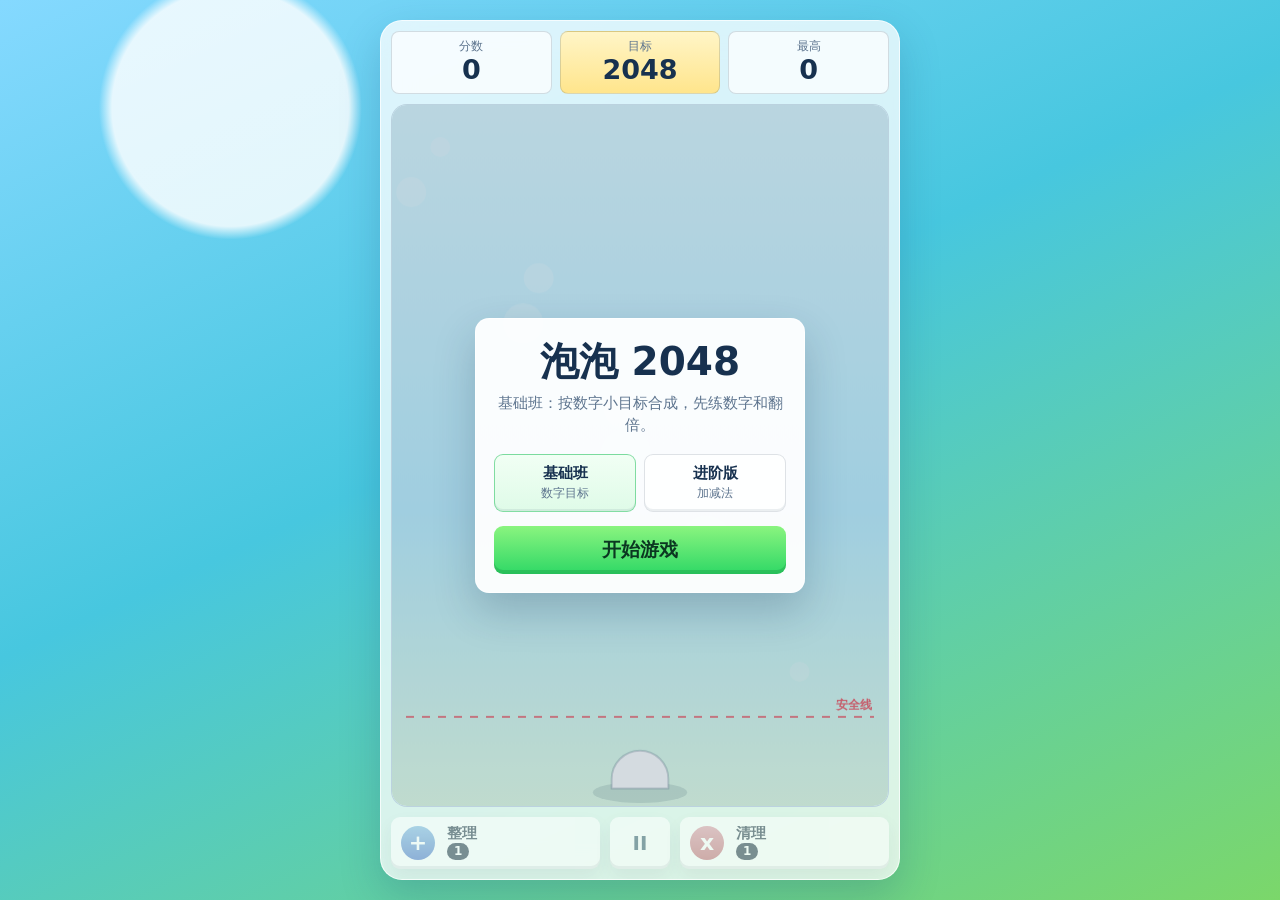
<file: index.html>
<!doctype html>
<html lang="zh-CN">
  <head>
    <meta charset="utf-8" />
    <meta name="viewport" content="width=device-width, initial-scale=1, viewport-fit=cover, user-scalable=no" />
    <meta name="theme-color" content="#5fb8ff" />
    <title>泡泡 2048</title>
    <link rel="stylesheet" href="styles.css?v=classes-20260527" />
  </head>
  <body>
    <main class="app-shell" aria-label="泡泡 2048 游戏">
      <section class="game-card">
        <header class="hud" aria-label="游戏状态">
          <div class="stat">
            <span class="stat-label">分数</span>
            <strong id="score">0</strong>
          </div>
          <div class="stat target">
            <span class="stat-label">目标</span>
            <strong id="target">2048</strong>
          </div>
          <div class="stat">
            <span class="stat-label">最高</span>
            <strong id="best">0</strong>
          </div>
        </header>

        <div class="canvas-wrap">
          <canvas id="game" aria-label="泡泡合成区域"></canvas>
          <div id="message" class="message hidden" role="status" aria-live="polite">
            <div class="message-panel">
              <p id="messageTitle" class="message-title">泡泡 2048</p>
              <p id="messageText" class="message-text">选择基础班或进阶版开始。</p>
              <div id="modeSelector" class="mode-selector" aria-label="选择难度">
                <button id="basicMode" class="mode-button active" type="button" aria-pressed="true">
                  <strong>基础班</strong>
                  <span>数字目标</span>
                </button>
                <button id="advancedMode" class="mode-button" type="button" aria-pressed="false">
                  <strong>进阶版</strong>
                  <span>加减法</span>
                </button>
              </div>
              <button id="primaryAction" class="primary-button" type="button">开始游戏</button>
            </div>
          </div>
        </div>

        <footer class="control-bar" aria-label="游戏操作">
          <button id="mergeTool" class="tool-button" type="button" aria-label="整理相同泡泡">
            <span class="tool-icon">+</span>
            <span class="tool-copy">
              <span>整理</span>
              <small id="mergeCount">1</small>
            </span>
          </button>
          <button id="pauseButton" class="round-button" type="button" aria-label="暂停或继续">
            <span id="pauseIcon">II</span>
          </button>
          <button id="clearTool" class="tool-button" type="button" aria-label="清理小泡泡">
            <span class="tool-icon">x</span>
            <span class="tool-copy">
              <span>清理</span>
              <small id="clearCount">1</small>
            </span>
          </button>
        </footer>
      </section>
    </main>

    <script src="game.js?v=classes-20260527"></script>
  </body>
</html>
</file>
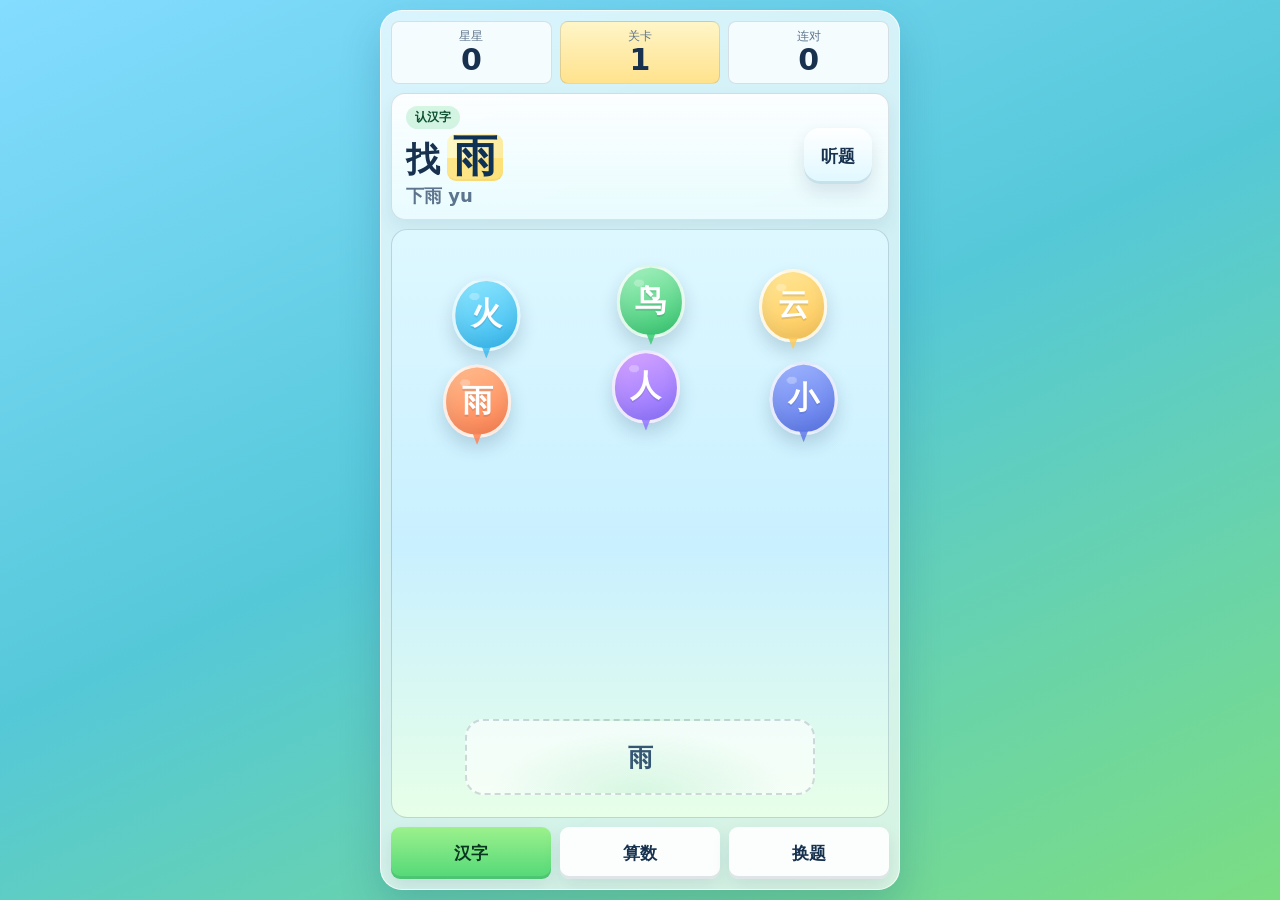
<file: kids-learning/index.html>
<!doctype html>
<html lang="zh-CN">
  <head>
    <meta charset="utf-8" />
    <meta name="viewport" content="width=device-width, initial-scale=1, viewport-fit=cover, user-scalable=no" />
    <meta name="theme-color" content="#63c8f2" />
    <title>字泡泡乐园</title>
    <link rel="stylesheet" href="styles.css" />
  </head>
  <body>
    <main class="app-shell" aria-label="字泡泡乐园">
      <section class="game-card">
        <header class="hud">
          <div class="stat">
            <span>星星</span>
            <strong id="stars">0</strong>
          </div>
          <div class="stat current">
            <span>关卡</span>
            <strong id="round">1</strong>
          </div>
          <div class="stat">
            <span>连对</span>
            <strong id="streak">0</strong>
          </div>
        </header>

        <section class="task-card" aria-live="polite">
          <div>
            <span id="modeLabel" class="mode-label">认汉字</span>
            <h1 id="taskTitle">找一找</h1>
            <p id="taskHint">山</p>
          </div>
          <button id="listenButton" class="icon-button" type="button" aria-label="听老师读题">听题</button>
        </section>

        <section id="playfield" class="playfield">
          <div id="targetZone" class="target-zone">
            <span id="targetText">把答案放这里</span>
          </div>
          <div id="balloonLayer" class="balloon-layer"></div>
          <div id="toast" class="toast hidden">太棒了</div>
        </section>

        <footer class="controls" aria-label="游戏操作">
          <button id="hanziMode" class="mode-button active" type="button">汉字</button>
          <button id="mathMode" class="mode-button" type="button">算数</button>
          <button id="nextButton" class="mode-button" type="button">换题</button>
        </footer>
      </section>
    </main>

    <script src="data.js"></script>
    <script src="game.js"></script>
  </body>
</html>
</file>
<file: styles.css>
:root {
  color-scheme: light;
  --sky: #5fb8ff;
  --water: #38d1c3;
  --ink: #17314f;
  --muted: #5d748e;
  --panel: #ffffff;
  --line: rgba(23, 49, 79, 0.16);
  --shadow: 0 16px 40px rgba(17, 74, 117, 0.22);
  --danger: #ef5b68;
  --gold: #ffc857;
  --leaf: #35c46a;
}

* {
  box-sizing: border-box;
}

html,
body {
  width: 100%;
  height: 100%;
  margin: 0;
  overscroll-behavior: none;
}

body {
  min-height: 100svh;
  color: var(--ink);
  font-family: ui-rounded, "SF Pro Rounded", "PingFang SC", "Hiragino Sans GB", "Microsoft YaHei", system-ui, sans-serif;
  background:
    radial-gradient(circle at 18% 12%, rgba(255, 255, 255, 0.82) 0 9%, transparent 10%),
    linear-gradient(155deg, #85d9ff 0%, #47c7df 44%, #7bd76a 100%);
  -webkit-font-smoothing: antialiased;
  touch-action: none;
  user-select: none;
}

button {
  color: inherit;
  font: inherit;
  -webkit-tap-highlight-color: transparent;
}

.app-shell {
  width: 100%;
  min-height: 100svh;
  display: grid;
  place-items: center;
  padding: max(10px, env(safe-area-inset-top)) max(10px, env(safe-area-inset-right)) max(10px, env(safe-area-inset-bottom)) max(10px, env(safe-area-inset-left));
}

.game-card {
  width: min(100%, 520px);
  height: min(100svh - 20px, 860px);
  min-height: 620px;
  display: grid;
  grid-template-rows: auto 1fr auto;
  overflow: hidden;
  border: 1px solid rgba(255, 255, 255, 0.72);
  border-radius: 22px;
  background: rgba(255, 255, 255, 0.76);
  box-shadow: var(--shadow);
  backdrop-filter: blur(16px);
}

.hud {
  display: grid;
  grid-template-columns: 1fr 1fr 1fr;
  gap: 8px;
  padding: 10px;
}

.stat {
  min-width: 0;
  padding: 8px 8px 9px;
  border: 1px solid var(--line);
  border-radius: 8px;
  background: rgba(255, 255, 255, 0.72);
  text-align: center;
}

.stat-label {
  display: block;
  color: var(--muted);
  font-size: 12px;
  line-height: 1.15;
}

.stat strong {
  display: block;
  margin-top: 2px;
  overflow: hidden;
  font-size: clamp(18px, 5vw, 27px);
  line-height: 1.05;
  text-overflow: ellipsis;
}

.target {
  background: linear-gradient(180deg, #fff5c7 0%, #ffe58c 100%);
}

.canvas-wrap {
  position: relative;
  min-height: 0;
  margin: 0 10px;
  overflow: hidden;
  border: 1px solid rgba(23, 49, 79, 0.18);
  border-radius: 16px;
  background: #dff6ff;
}

#game {
  display: block;
  width: 100%;
  height: 100%;
  touch-action: none;
}

.message {
  position: absolute;
  inset: 0;
  display: grid;
  place-items: center;
  padding: 18px;
  background: rgba(19, 56, 84, 0.18);
}

.message.hidden {
  pointer-events: none;
  opacity: 0;
}

.message-panel {
  width: min(100%, 330px);
  padding: 22px 18px 18px;
  border: 1px solid rgba(255, 255, 255, 0.78);
  border-radius: 14px;
  background: rgba(255, 255, 255, 0.94);
  box-shadow: 0 18px 42px rgba(23, 49, 79, 0.22);
  text-align: center;
}

.message-title {
  margin: 0;
  font-size: clamp(26px, 8vw, 39px);
  font-weight: 900;
  line-height: 1.08;
}

.message-text {
  margin: 10px 0 18px;
  color: var(--muted);
  font-size: 15px;
  line-height: 1.45;
}

.mode-selector {
  display: grid;
  grid-template-columns: 1fr 1fr;
  gap: 8px;
  margin: 0 0 14px;
}

.mode-selector.hidden {
  display: none;
}

.mode-button {
  min-width: 0;
  min-height: 58px;
  padding: 8px;
  border: 1px solid rgba(23, 49, 79, 0.14);
  border-radius: 9px;
  background: rgba(255, 255, 255, 0.82);
  box-shadow: inset 0 -2px 0 rgba(23, 49, 79, 0.08);
  transition: transform 120ms ease, filter 120ms ease, opacity 120ms ease;
}

.mode-button.active {
  border-color: rgba(53, 196, 106, 0.58);
  background: linear-gradient(180deg, #f1fff4 0%, #dffbe8 100%);
}

.mode-button strong,
.mode-button span {
  display: block;
  overflow: hidden;
  text-overflow: ellipsis;
  white-space: nowrap;
}

.mode-button strong {
  font-size: 15px;
  line-height: 1.2;
}

.mode-button span {
  margin-top: 3px;
  color: var(--muted);
  font-size: 12px;
}

.primary-button,
.round-button,
.tool-button {
  border: 0;
  cursor: pointer;
  transition: transform 120ms ease, filter 120ms ease, opacity 120ms ease;
}

.primary-button:active,
.round-button:active,
.tool-button:active,
.mode-button:active {
  transform: translateY(1px) scale(0.98);
}

.primary-button {
  width: 100%;
  min-height: 48px;
  border-radius: 9px;
  color: #0b3721;
  background: linear-gradient(180deg, #8af47f 0%, #2fd866 100%);
  box-shadow: inset 0 -4px 0 rgba(10, 100, 48, 0.22);
  font-size: 19px;
  font-weight: 900;
}

.control-bar {
  display: grid;
  grid-template-columns: 1fr 60px 1fr;
  align-items: center;
  gap: 10px;
  padding: 10px;
}

.round-button,
.tool-button {
  min-height: 52px;
  border-radius: 9px;
  background: var(--panel);
  box-shadow: inset 0 -3px 0 rgba(23, 49, 79, 0.12), 0 8px 18px rgba(23, 49, 79, 0.12);
}

.round-button {
  display: grid;
  place-items: center;
  color: #1f5a7a;
  font-size: 20px;
  font-weight: 900;
}

.tool-button {
  display: grid;
  grid-template-columns: 38px 1fr;
  align-items: center;
  gap: 8px;
  padding: 6px 10px;
  text-align: left;
}

.tool-button[disabled],
.round-button[disabled] {
  cursor: default;
  filter: grayscale(0.4);
  opacity: 0.52;
}

.tool-icon {
  width: 34px;
  height: 34px;
  display: grid;
  place-items: center;
  border-radius: 50%;
  color: #ffffff;
  background: linear-gradient(180deg, #5fb8ff, #2e75ff);
  font-size: 22px;
  font-weight: 900;
  line-height: 1;
}

#clearTool .tool-icon {
  background: linear-gradient(180deg, #ff8aa1, #ef5b68);
}

.tool-copy {
  min-width: 0;
  display: grid;
  gap: 1px;
  font-weight: 900;
}

.tool-copy span {
  overflow: hidden;
  font-size: 15px;
  line-height: 1.05;
  text-overflow: ellipsis;
  white-space: nowrap;
}

.tool-copy small {
  width: fit-content;
  min-width: 22px;
  padding: 2px 7px;
  border-radius: 999px;
  color: #ffffff;
  background: #17314f;
  font-size: 12px;
  line-height: 1.1;
}

@media (orientation: landscape) and (max-height: 680px) {
  .app-shell {
    align-items: start;
  }

  .game-card {
    width: min(100%, 440px);
    min-height: 560px;
  }
}

@media (max-width: 360px) {
  .game-card {
    min-height: 590px;
    border-radius: 16px;
  }

  .control-bar {
    grid-template-columns: 1fr 52px 1fr;
    gap: 7px;
  }

  .tool-button {
    grid-template-columns: 31px 1fr;
    gap: 6px;
    padding-inline: 7px;
  }

  .tool-icon {
    width: 29px;
    height: 29px;
    font-size: 19px;
  }
}
</file>
<file: kids-learning/styles.css>
:root {
  color-scheme: light;
  --ink: #17314f;
  --muted: #5d748e;
  --line: rgba(23, 49, 79, 0.14);
  --panel: rgba(255, 255, 255, 0.82);
  --sky: #63c8f2;
  --mint: #5fd58a;
  --gold: #ffc857;
  --coral: #ff7a78;
  --violet: #8d72ff;
  --shadow: 0 18px 40px rgba(17, 74, 117, 0.22);
}

* {
  box-sizing: border-box;
}

html,
body {
  width: 100%;
  height: 100%;
  margin: 0;
  overflow: hidden;
  overscroll-behavior: none;
}

body {
  min-height: 100svh;
  color: var(--ink);
  font-family: ui-rounded, "SF Pro Rounded", "PingFang SC", "Hiragino Sans GB", "Microsoft YaHei", system-ui, sans-serif;
  background:
    linear-gradient(155deg, #84dcff 0%, #55c8d8 48%, #7bdd82 100%);
  -webkit-font-smoothing: antialiased;
  touch-action: none;
  user-select: none;
}

button {
  border: 0;
  color: inherit;
  font: inherit;
  cursor: pointer;
  -webkit-tap-highlight-color: transparent;
}

.app-shell {
  width: 100%;
  min-height: 100svh;
  display: grid;
  place-items: center;
  padding: max(10px, env(safe-area-inset-top)) max(10px, env(safe-area-inset-right)) max(10px, env(safe-area-inset-bottom)) max(10px, env(safe-area-inset-left));
}

.game-card {
  width: min(100%, 520px);
  height: min(100svh - 20px, 880px);
  min-height: 620px;
  display: grid;
  grid-template-rows: auto auto 1fr auto;
  gap: 9px;
  padding: 10px;
  overflow: hidden;
  border: 1px solid rgba(255, 255, 255, 0.72);
  border-radius: 22px;
  background: rgba(255, 255, 255, 0.72);
  box-shadow: var(--shadow);
  backdrop-filter: blur(16px);
}

.hud {
  display: grid;
  grid-template-columns: 1fr 1fr 1fr;
  gap: 8px;
}

.stat {
  min-width: 0;
  padding: 8px;
  border: 1px solid var(--line);
  border-radius: 8px;
  background: rgba(255, 255, 255, 0.74);
  text-align: center;
}

.stat.current {
  background: linear-gradient(180deg, #fff5c7 0%, #ffe28d 100%);
}

.stat span {
  display: block;
  color: var(--muted);
  font-size: 12px;
  line-height: 1.1;
}

.stat strong {
  display: block;
  margin-top: 2px;
  font-size: clamp(20px, 6vw, 30px);
  line-height: 1;
}

.task-card {
  min-height: 86px;
  display: grid;
  grid-template-columns: 1fr 70px;
  align-items: center;
  gap: 10px;
  padding: 12px 14px;
  border: 1px solid var(--line);
  border-radius: 14px;
  background: linear-gradient(180deg, rgba(255, 255, 255, 0.92), rgba(236, 253, 255, 0.86));
  box-shadow: 0 8px 18px rgba(23, 49, 79, 0.08);
}

.mode-label {
  width: fit-content;
  display: inline-block;
  padding: 3px 9px;
  border-radius: 999px;
  color: #0c5130;
  background: rgba(95, 213, 138, 0.24);
  font-size: 12px;
  font-weight: 900;
}

h1 {
  margin: 5px 0 0;
  overflow: hidden;
  font-size: clamp(22px, 7vw, 34px);
  line-height: 1.05;
  text-overflow: ellipsis;
  white-space: nowrap;
}

h1.has-focus {
  display: flex;
  align-items: baseline;
  gap: 7px;
  overflow: visible;
  line-height: 1.02;
}

.title-prefix {
  flex: 0 0 auto;
}

.focus-char {
  display: inline-block;
  padding: 0 6px 2px;
  border-radius: 9px;
  color: #0f3154;
  background:
    linear-gradient(180deg, transparent 0 52%, rgba(255, 215, 88, 0.55) 52% 100%),
    linear-gradient(90deg, rgba(255, 245, 179, 0.72), rgba(255, 225, 113, 0.68));
  box-shadow: inset 0 -2px 0 rgba(191, 134, 14, 0.08);
  font-size: clamp(34px, 10vw, 44px);
  font-weight: 1000;
  letter-spacing: 0;
}

#taskHint {
  margin: 4px 0 0;
  color: var(--muted);
  font-size: clamp(15px, 4vw, 18px);
  font-weight: 800;
  line-height: 1.2;
}

.icon-button {
  width: 68px;
  height: 56px;
  border-radius: 16px;
  color: #17314f;
  background: linear-gradient(180deg, #ffffff, #dff8ff);
  box-shadow: inset 0 -3px 0 rgba(23, 49, 79, 0.12), 0 8px 18px rgba(23, 49, 79, 0.12);
  font-size: 17px;
  font-weight: 900;
  transition: transform 140ms ease, filter 140ms ease;
}

.icon-button:active,
.icon-button.speaking {
  transform: translateY(2px) scale(0.97);
  filter: saturate(1.1);
}

.icon-button.speaking {
  background: linear-gradient(180deg, #fff6c7, #ffd86f);
}

.playfield {
  position: relative;
  min-height: 0;
  overflow: hidden;
  border: 1px solid rgba(23, 49, 79, 0.18);
  border-radius: 16px;
  background: linear-gradient(180deg, #def8ff 0%, #c9f0ff 54%, #e7ffe8 100%);
}

.target-zone {
  position: absolute;
  left: 50%;
  bottom: 22px;
  z-index: 3;
  width: min(76%, 350px);
  min-height: 76px;
  display: grid;
  place-items: center;
  padding: 10px 14px;
  border: 2px dashed rgba(23, 49, 79, 0.18);
  border-radius: 18px;
  color: #365774;
  background:
    radial-gradient(ellipse at 50% 100%, rgba(95, 213, 138, 0.2), transparent 62%),
    rgba(255, 255, 255, 0.62);
  font-size: clamp(18px, 5vw, 25px);
  font-weight: 900;
  transform: translateX(-50%);
  transition: transform 150ms ease, border-color 150ms ease, background 150ms ease, box-shadow 150ms ease;
}

.target-zone.ready {
  border-color: rgba(42, 150, 222, 0.42);
  box-shadow: 0 0 0 8px rgba(255, 255, 255, 0.18);
}

.target-zone.hot {
  border-color: rgba(53, 196, 106, 0.78);
  background: rgba(244, 255, 232, 0.9);
  transform: translateX(-50%) scale(1.03);
}

.target-zone.success {
  border-color: rgba(255, 200, 87, 0.92);
  background: linear-gradient(180deg, rgba(255, 249, 210, 0.94), rgba(232, 255, 225, 0.94));
  animation: target-pop 520ms ease;
}

.target-zone.hint {
  border-color: rgba(255, 122, 120, 0.76);
  background: rgba(255, 245, 246, 0.9);
}

.balloon-layer {
  position: absolute;
  inset: 0;
  z-index: 2;
}

.balloon {
  position: absolute;
  width: var(--size);
  height: calc(var(--size) * 1.08);
  display: grid;
  place-items: center;
  border: 3px solid rgba(255, 255, 255, 0.82);
  border-radius: 52% 52% 49% 49%;
  color: #ffffff;
  background:
    radial-gradient(ellipse 15% 10% at 31% 23%, rgba(255, 255, 255, 0.28) 0 52%, transparent 58%),
    linear-gradient(160deg, var(--c1), var(--c2));
  box-shadow: inset 0 -8px 14px rgba(23, 49, 79, 0.08), 0 9px 18px rgba(23, 49, 79, 0.18);
  font-size: var(--font);
  font-weight: 1000;
  line-height: 1;
  text-shadow: 0 2px 0 rgba(23, 49, 79, 0.12);
  transform: translate3d(var(--x), var(--y), 0);
  transition: filter 140ms ease, opacity 140ms ease, transform 220ms cubic-bezier(0.2, 0.9, 0.24, 1.08);
  touch-action: none;
  will-change: transform;
  cursor: grab;
  animation: balloon-bob 2.6s ease-in-out infinite;
  animation-delay: var(--bob-delay);
}

.balloon::after {
  content: "";
  position: absolute;
  left: 50%;
  bottom: -10px;
  width: 18%;
  height: 18%;
  background: var(--c2);
  clip-path: polygon(50% 100%, 8% 0, 92% 0);
  transform: translateX(-50%);
  opacity: 0.82;
}

.balloon.dragging {
  z-index: 20;
  cursor: grabbing;
  filter: saturate(1.08) brightness(1.04);
  animation: none;
  transform: translate3d(var(--x), var(--y), 0) scale(1.06);
  transition: filter 100ms ease, transform 36ms linear;
}

.balloon.chosen {
  z-index: 21;
  animation: none;
  filter: saturate(1.12) brightness(1.05);
}

.balloon.correct {
  animation: pop 420ms ease forwards;
}

.balloon.wrong {
  animation: shake 360ms ease;
}

.toast {
  position: absolute;
  left: 50%;
  top: 20px;
  z-index: 10;
  max-width: calc(100% - 40px);
  padding: 9px 14px;
  border-radius: 999px;
  color: #17314f;
  background: rgba(255, 255, 255, 0.92);
  box-shadow: 0 8px 18px rgba(23, 49, 79, 0.14);
  font-size: 16px;
  font-weight: 900;
  transform: translateX(-50%);
  pointer-events: none;
  transition: opacity 150ms ease, transform 150ms ease;
}

.toast.hidden {
  opacity: 0;
  transform: translateX(-50%) translateY(-6px);
}

.controls {
  display: grid;
  grid-template-columns: 1fr 1fr 1fr;
  gap: 9px;
}

.mode-button {
  min-height: 52px;
  border-radius: 9px;
  background: rgba(255, 255, 255, 0.9);
  box-shadow: inset 0 -3px 0 rgba(23, 49, 79, 0.12), 0 8px 18px rgba(23, 49, 79, 0.1);
  font-size: 17px;
  font-weight: 900;
  transition: transform 120ms ease, filter 120ms ease;
}

.mode-button:active {
  transform: translateY(2px) scale(0.98);
  filter: saturate(1.08);
}

.mode-button.active {
  color: #0b3721;
  background: linear-gradient(180deg, #9cf18c, #52d878);
}

@keyframes pop {
  0% {
    opacity: 1;
    transform: translate3d(var(--x), var(--y), 0) scale(1);
  }
  70% {
    opacity: 1;
    transform: translate3d(var(--x), var(--y), 0) scale(1.18);
  }
  100% {
    opacity: 0;
    transform: translate3d(var(--x), var(--y), 0) scale(0.62);
  }
}

@keyframes shake {
  0%,
  100% {
    transform: translate3d(var(--x), var(--y), 0);
  }
  25% {
    transform: translate3d(calc(var(--x) - 8px), var(--y), 0);
  }
  75% {
    transform: translate3d(calc(var(--x) + 8px), var(--y), 0);
  }
}

@keyframes balloon-bob {
  0%,
  100% {
    transform: translate3d(var(--x), var(--y), 0);
  }
  50% {
    transform: translate3d(var(--x), calc(var(--y) - 7px), 0);
  }
}

@keyframes target-pop {
  0%,
  100% {
    transform: translateX(-50%) scale(1);
  }
  50% {
    transform: translateX(-50%) scale(1.05);
  }
}

.sparkle {
  position: absolute;
  z-index: 9;
  width: 11px;
  height: 11px;
  border-radius: 50%;
  background: #ffd95c;
  box-shadow: 0 0 0 4px rgba(255, 217, 92, 0.18);
  pointer-events: none;
  transform: translate(-50%, -50%);
  animation: sparkle-out 680ms ease-out forwards;
  animation-delay: var(--delay);
}

@keyframes sparkle-out {
  0% {
    opacity: 0;
    transform: translate(-50%, -50%) scale(0.4);
  }
  18% {
    opacity: 1;
  }
  100% {
    opacity: 0;
    transform: translate(calc(-50% + var(--dx)), calc(-50% + var(--dy))) scale(0.2);
  }
}

@media (prefers-reduced-motion: reduce) {
  .balloon,
  .target-zone.success,
  .sparkle {
    animation: none;
  }

  .balloon,
  .target-zone,
  .toast,
  .icon-button,
  .mode-button {
    transition-duration: 1ms;
  }
}

@media (max-width: 360px) {
  .game-card {
    min-height: 590px;
    border-radius: 16px;
  }

  .task-card {
    grid-template-columns: 1fr 60px;
    min-height: 78px;
    padding: 10px;
  }

  .icon-button {
    width: 58px;
    height: 50px;
    font-size: 15px;
  }

  .mode-button {
    min-height: 48px;
    font-size: 15px;
  }
}
</file>
